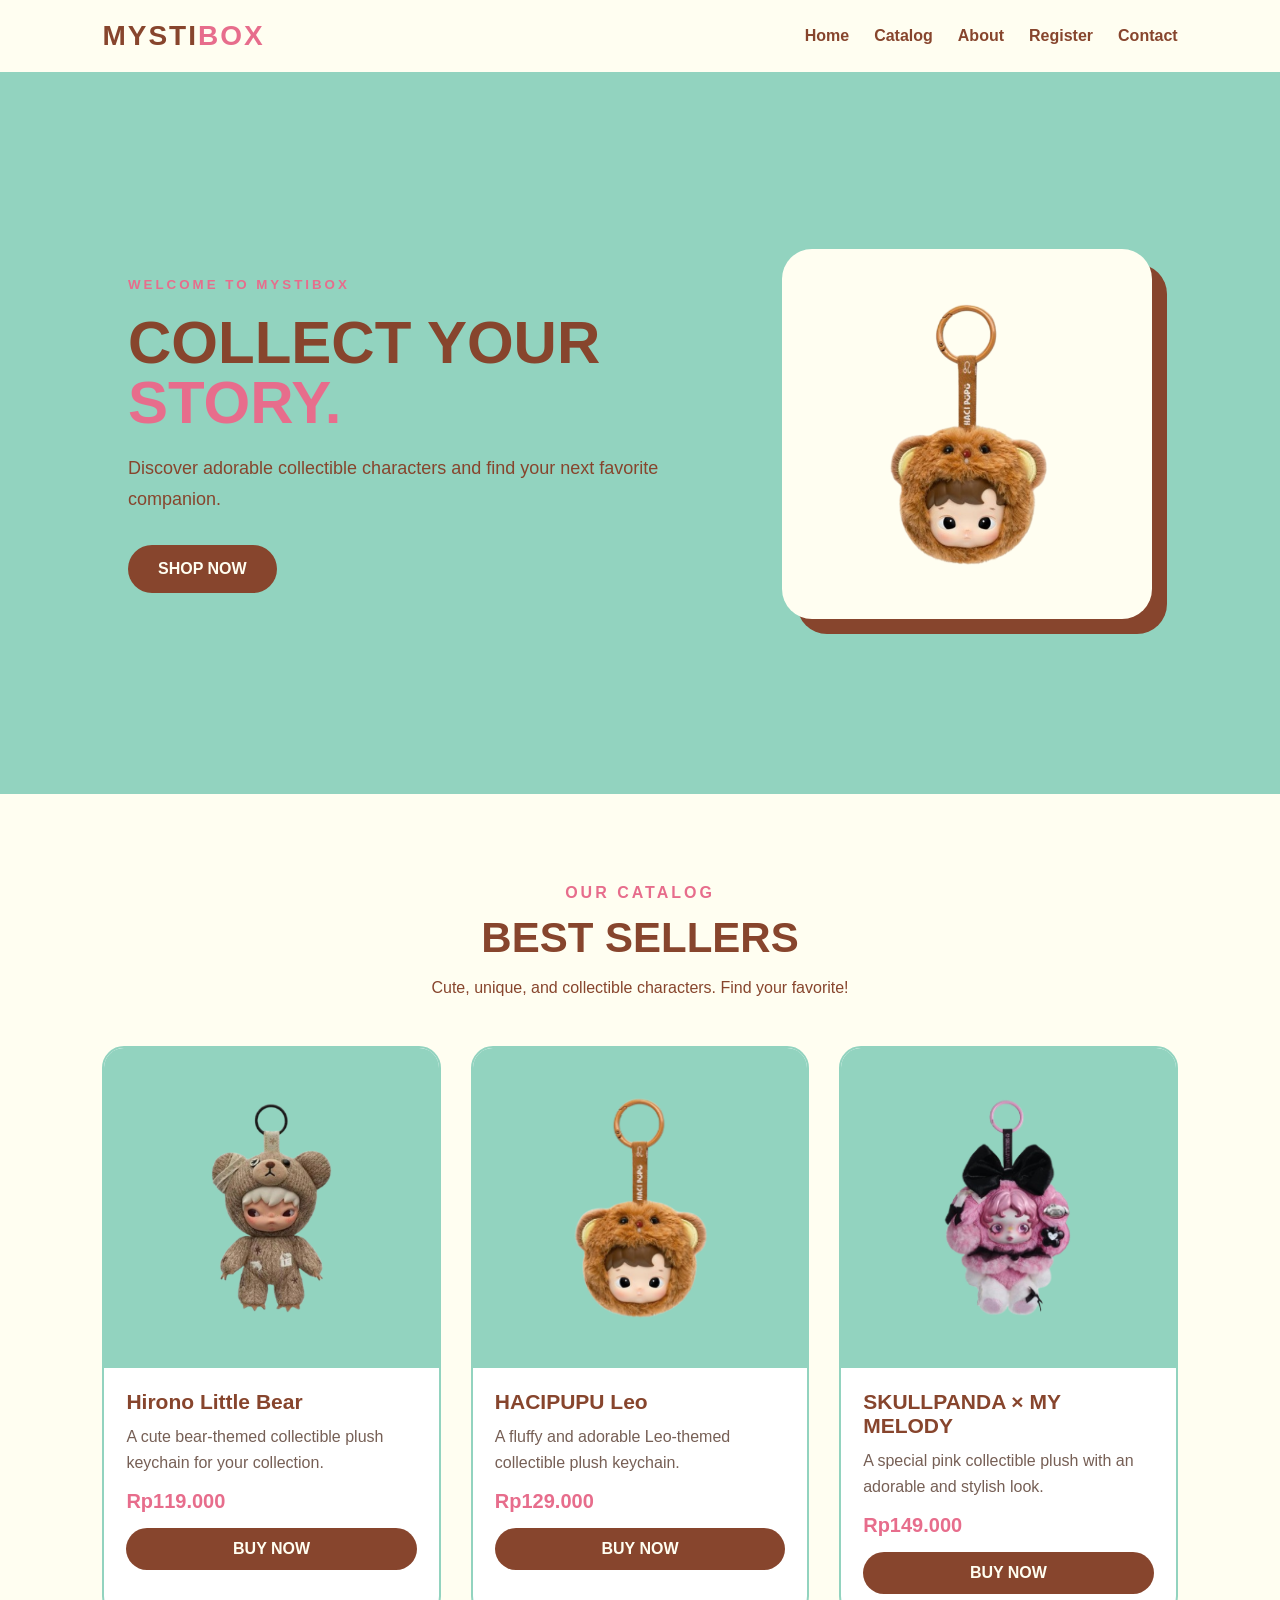
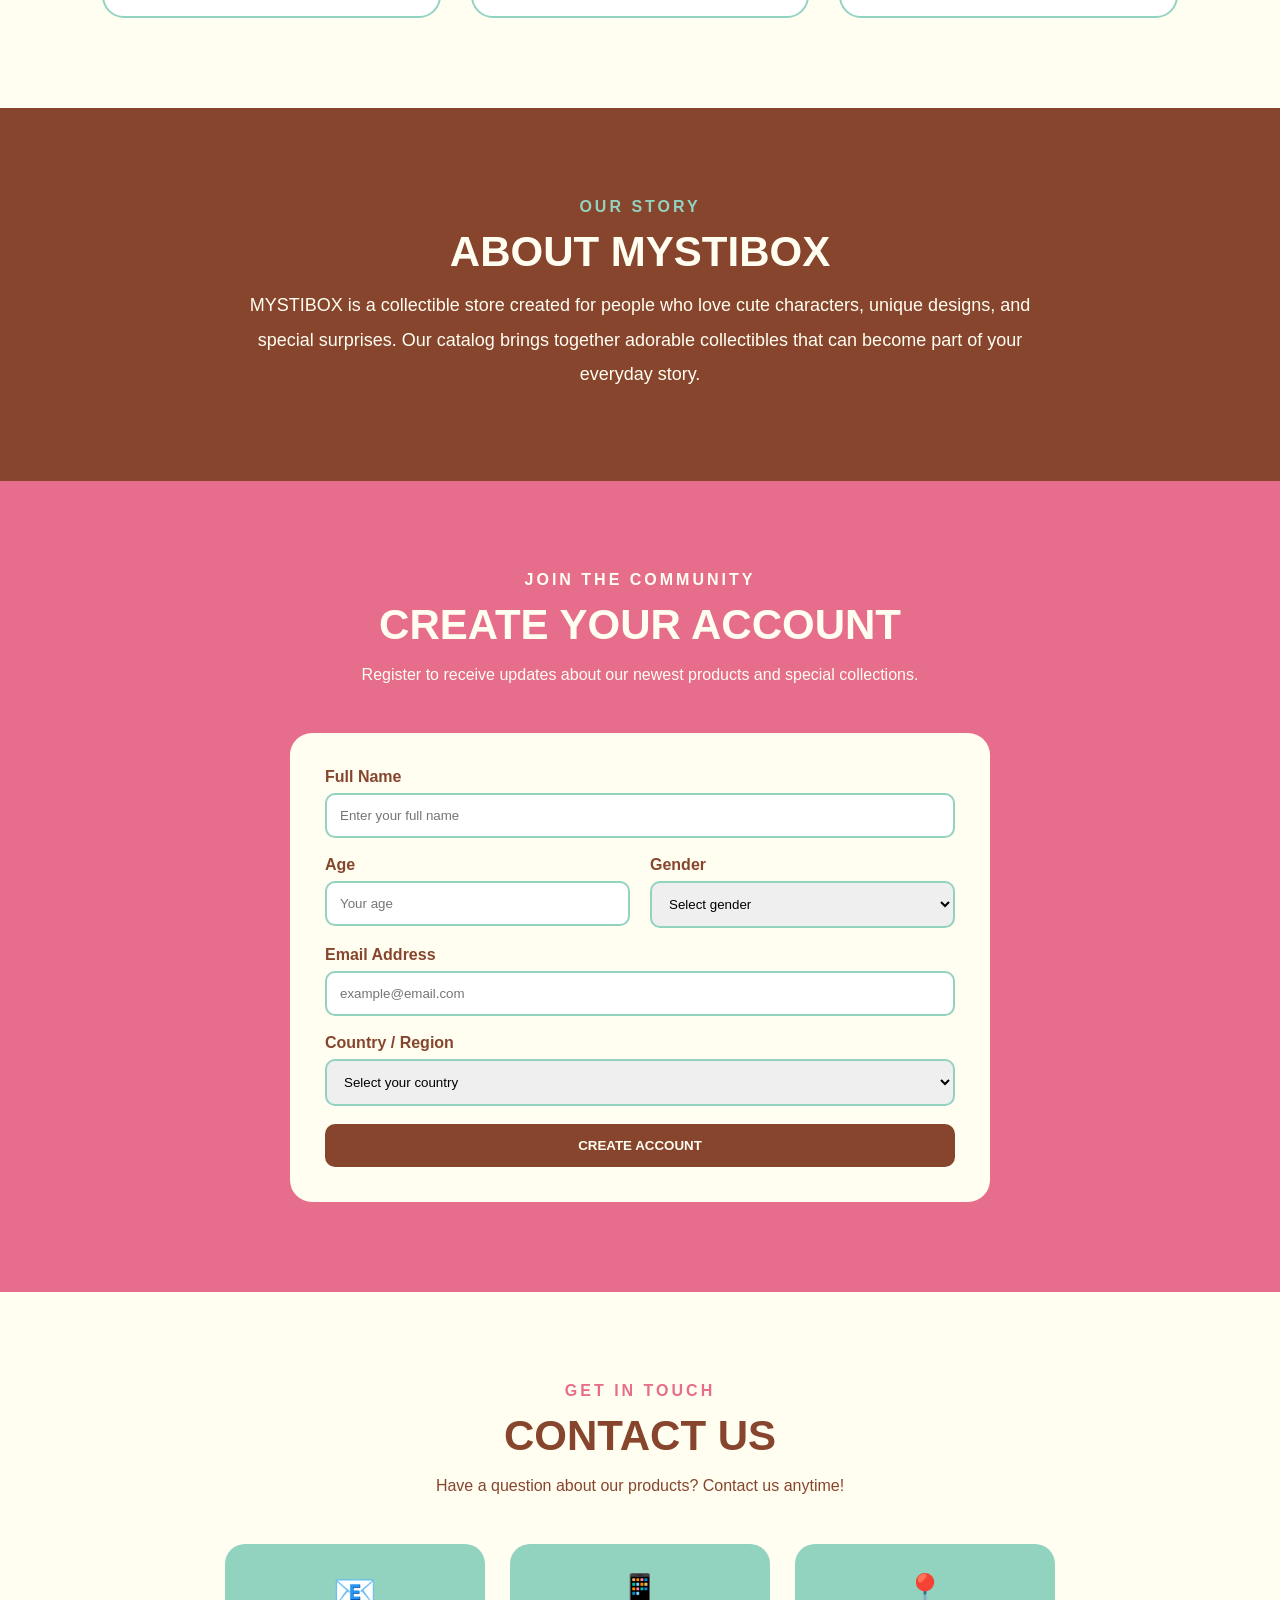
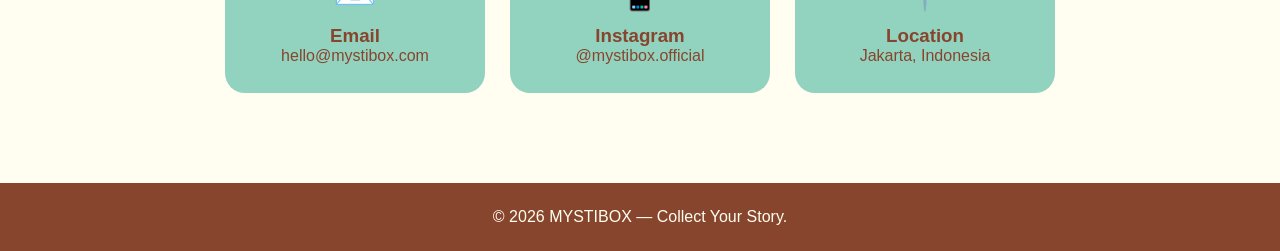
<file: index.html>
<!DOCTYPE html>
<html lang="en">
<head>
    <meta charset="UTF-8">
    <meta name="viewport" content="width=device-width, initial-scale=1.0">

    <title>MYSTIBOX | Collect Your Story</title>

    <style>
        * {
            margin: 0;
            padding: 0;
            box-sizing: border-box;
            font-family: Arial, sans-serif;
        }

        html {
            scroll-behavior: smooth;
        }

        body {
            background-color: #FFFEF1;
            color: #87452D;
        }

        /* NAVBAR */
        header {
            background-color: #FFFEF1;
            padding: 20px 8%;
            display: flex;
            justify-content: space-between;
            align-items: center;
            position: sticky;
            top: 0;
            z-index: 100;
            border-bottom: 2px solid #92D3BF;
        }

        .logo {
            font-size: 28px;
            font-weight: bold;
            letter-spacing: 2px;
        }

        .logo span {
            color: #E76D8C;
        }

        nav {
            display: flex;
            gap: 25px;
        }

        nav a {
            text-decoration: none;
            color: #87452D;
            font-weight: bold;
        }

        nav a:hover {
            color: #E76D8C;
        }

        /* HERO */
        .hero {
            min-height: 80vh;
            background-color: #92D3BF;
            display: flex;
            align-items: center;
            justify-content: space-between;
            padding: 70px 10%;
            gap: 50px;
        }

        .hero-text {
            max-width: 550px;
        }

        .hero-text small {
            color: #E76D8C;
            font-weight: bold;
            letter-spacing: 3px;
        }

        .hero h1 {
            font-size: 60px;
            line-height: 1;
            margin: 20px 0;
        }

        .hero h1 span {
            color: #E76D8C;
        }

        .hero p {
            font-size: 18px;
            line-height: 1.7;
            margin-bottom: 30px;
        }

        .button {
            display: inline-block;
            padding: 15px 30px;
            background-color: #87452D;
            color: #FFFEF1;
            text-decoration: none;
            border-radius: 30px;
            font-weight: bold;
        }

        .button:hover {
            background-color: #E76D8C;
        }

        .hero-image {
            width: 370px;
            height: 370px;
            background-color: #FFFEF1;
            border-radius: 30px;
            display: flex;
            justify-content: center;
            align-items: center;
            box-shadow: 15px 15px 0 #87452D;
        }

        .hero-image img {
            width: 90%;
            height: 90%;
            object-fit: contain;
        }

        /* GENERAL */
        section {
            padding: 90px 8%;
        }

        .section-label {
            display: block;
            text-align: center;
            color: #E76D8C;
            font-weight: bold;
            letter-spacing: 3px;
        }

        .section-title {
            text-align: center;
            font-size: 42px;
            margin: 12px 0;
        }

        .section-description {
            text-align: center;
            max-width: 650px;
            margin: 0 auto 45px;
            line-height: 1.7;
        }

        /* CATALOG */
        #catalog {
            background-color: #FFFEF1;
        }

        .catalog-grid {
            max-width: 1100px;
            margin: auto;
            display: grid;
            grid-template-columns: repeat(3, 1fr);
            gap: 30px;
        }

        .product-card {
            background-color: white;
            border: 2px solid #92D3BF;
            border-radius: 22px;
            overflow: hidden;
            transition: 0.3s;
        }

        .product-card:hover {
            transform: translateY(-8px);
            border-color: #E76D8C;
        }

        .product-image {
            height: 320px;
            background-color: #92D3BF;
            display: flex;
            justify-content: center;
            align-items: center;
            padding: 20px;
        }

        .product-image img {
            width: 100%;
            height: 100%;
            object-fit: contain;
        }

        .product-info {
            padding: 22px;
        }

        .product-info h3 {
            font-size: 21px;
            margin-bottom: 10px;
        }

        .product-info p {
            line-height: 1.6;
            color: #765f55;
            margin-bottom: 15px;
        }

        .price {
            color: #E76D8C;
            font-size: 20px;
            font-weight: bold;
            margin-bottom: 15px;
        }

        .buy-button {
            display: block;
            text-align: center;
            padding: 12px;
            background-color: #87452D;
            color: #FFFEF1;
            text-decoration: none;
            border-radius: 25px;
            font-weight: bold;
        }

        .buy-button:hover {
            background-color: #E76D8C;
        }

        /* ABOUT */
        #about {
            background-color: #87452D;
            color: #FFFEF1;
            text-align: center;
        }

        #about .section-label {
            color: #92D3BF;
        }

        #about .section-title {
            color: #FFFEF1;
        }

        .about-text {
            max-width: 800px;
            margin: auto;
            font-size: 18px;
            line-height: 1.9;
        }

        /* REGISTER */
        #register {
            background-color: #E76D8C;
        }

        #register .section-label,
        #register .section-title,
        #register .section-description {
            color: #FFFEF1;
        }

        .form-container {
            max-width: 700px;
            margin: auto;
            background-color: #FFFEF1;
            padding: 35px;
            border-radius: 22px;
        }

        .form-group {
            margin-bottom: 18px;
        }

        .form-row {
            display: flex;
            gap: 20px;
        }

        .form-row .form-group {
            flex: 1;
        }

        label {
            display: block;
            margin-bottom: 7px;
            font-weight: bold;
        }

        input,
        select {
            width: 100%;
            padding: 13px;
            border: 2px solid #92D3BF;
            border-radius: 10px;
        }

        .submit-button {
            width: 100%;
            padding: 14px;
            border: none;
            border-radius: 10px;
            background-color: #87452D;
            color: #FFFEF1;
            font-weight: bold;
            cursor: pointer;
        }

        /* CONTACT */
        #contact {
            background-color: #FFFEF1;
        }

        .contact-container {
            display: flex;
            justify-content: center;
            gap: 25px;
            flex-wrap: wrap;
        }

        .contact-card {
            width: 260px;
            padding: 28px;
            background-color: #92D3BF;
            border-radius: 20px;
            text-align: center;
        }

        .contact-icon {
            font-size: 35px;
            margin-bottom: 12px;
        }

        /* FOOTER */
        footer {
            background-color: #87452D;
            color: #FFFEF1;
            text-align: center;
            padding: 25px;
        }

        /* RESPONSIVE */
        @media (max-width: 800px) {

            header {
                flex-direction: column;
                gap: 15px;
            }

            nav {
                flex-wrap: wrap;
                justify-content: center;
                gap: 12px;
            }

            .hero {
                flex-direction: column;
                text-align: center;
            }

            .hero h1 {
                font-size: 45px;
            }

            .hero-image {
                width: 280px;
                height: 280px;
            }

            .catalog-grid {
                grid-template-columns: 1fr;
            }

            .form-row {
                flex-direction: column;
                gap: 0;
            }
        }
    </style>
</head>

<body>

<!-- NAVBAR -->
<header>

    <div class="logo">
        MYSTI<span>BOX</span>
    </div>

    <nav>
        <a href="#home">Home</a>
        <a href="#catalog">Catalog</a>
        <a href="#about">About</a>
        <a href="#register">Register</a>
        <a href="#contact">Contact</a>
    </nav>

</header>


<main>

    <!-- HOME -->
    <section class="hero" id="home">

        <div class="hero-text">

            <small>WELCOME TO MYSTIBOX</small>

            <h1>
                COLLECT YOUR
                <span>STORY.</span>
            </h1>

            <p>
                Discover adorable collectible characters
                and find your next favorite companion.
            </p>

            <a href="#catalog" class="button">
                SHOP NOW
            </a>

        </div>


        <div class="hero-image">

            <img
                src="hacipupu.png"
                alt="HACIPUPU Leo"
            >

        </div>

    </section>


    <!-- CATALOG -->
    <section id="catalog">

        <span class="section-label">
            OUR CATALOG
        </span>

        <h2 class="section-title">
            BEST SELLERS
        </h2>

        <p class="section-description">
            Cute, unique, and collectible characters.
            Find your favorite!
        </p>


        <div class="catalog-grid">


            <!-- PRODUCT 1 -->
            <article class="product-card">

                <div class="product-image">

                    <img
                        src="hirono.png"
                        alt="Hirono Little Bear"
                    >

                </div>

                <div class="product-info">

                    <h3>
                        Hirono Little Bear
                    </h3>

                    <p>
                        A cute bear-themed collectible
                        plush keychain for your collection.
                    </p>

                    <div class="price">
                        Rp119.000
                    </div>

                    <a href="#contact" class="buy-button">
                        BUY NOW
                    </a>

                </div>

            </article>


            <!-- PRODUCT 2 -->
            <article class="product-card">

                <div class="product-image">

                    <img
                        src="hacipupu.png"
                        alt="HACIPUPU Leo"
                    >

                </div>

                <div class="product-info">

                    <h3>
                        HACIPUPU Leo
                    </h3>

                    <p>
                        A fluffy and adorable Leo-themed
                        collectible plush keychain.
                    </p>

                    <div class="price">
                        Rp129.000
                    </div>

                    <a href="#contact" class="buy-button">
                        BUY NOW
                    </a>

                </div>

            </article>


            <!-- PRODUCT 3 -->
            <article class="product-card">

                <div class="product-image">

                    <img
                        src="skul pnda.png"
                        alt="SKULLPANDA My Melody"
                    >

                </div>

                <div class="product-info">

                    <h3>
                        SKULLPANDA × MY MELODY
                    </h3>

                    <p>
                        A special pink collectible plush
                        with an adorable and stylish look.
                    </p>

                    <div class="price">
                        Rp149.000
                    </div>

                    <a href="#contact" class="buy-button">
                        BUY NOW
                    </a>

                </div>

            </article>

        </div>

    </section>


    <!-- ABOUT -->
    <section id="about">

        <span class="section-label">
            OUR STORY
        </span>

        <h2 class="section-title">
            ABOUT MYSTIBOX
        </h2>

        <div class="about-text">

            <p>
                MYSTIBOX is a collectible store created
                for people who love cute characters,
                unique designs, and special surprises.
                Our catalog brings together adorable
                collectibles that can become part of
                your everyday story.
            </p>

        </div>

    </section>


    <!-- REGISTER -->
    <section id="register">

        <span class="section-label">
            JOIN THE COMMUNITY
        </span>

        <h2 class="section-title">
            CREATE YOUR ACCOUNT
        </h2>

        <p class="section-description">
            Register to receive updates about our newest
            products and special collections.
        </p>


        <div class="form-container">

            <form>

                <div class="form-group">

                    <label for="name">
                        Full Name
                    </label>

                    <input
                        type="text"
                        id="name"
                        placeholder="Enter your full name"
                        required
                    >

                </div>


                <div class="form-row">

                    <div class="form-group">

                        <label for="age">
                            Age
                        </label>

                        <input
                            type="number"
                            id="age"
                            placeholder="Your age"
                            required
                        >

                    </div>


                    <div class="form-group">

                        <label for="gender">
                            Gender
                        </label>

                        <select id="gender" required>

                            <option value="">
                                Select gender
                            </option>

                            <option>
                                Female
                            </option>

                            <option>
                                Male
                            </option>

                            <option>
                                Prefer not to say
                            </option>

                        </select>

                    </div>

                </div>


                <div class="form-group">

                    <label for="email">
                        Email Address
                    </label>

                    <input
                        type="email"
                        id="email"
                        placeholder="example@email.com"
                        required
                    >

                </div>


                <div class="form-group">

                    <label for="country">
                        Country / Region
                    </label>

                    <select id="country" required>

                        <option value="">
                            Select your country
                        </option>

                        <option>
                            Indonesia
                        </option>

                        <option>
                            Singapore
                        </option>

                        <option>
                            Malaysia
                        </option>

                        <option>
                            Thailand
                        </option>

                        <option>
                            Japan
                        </option>

                        <option>
                            South Korea
                        </option>

                        <option>
                            Other
                        </option>

                    </select>

                </div>


                <button
                    type="submit"
                    class="submit-button"
                >
                    CREATE ACCOUNT
                </button>

            </form>

        </div>

    </section>


    <!-- CONTACT -->
    <section id="contact">

        <span class="section-label">
            GET IN TOUCH
        </span>

        <h2 class="section-title">
            CONTACT US
        </h2>

        <p class="section-description">
            Have a question about our products?
            Contact us anytime!
        </p>


        <div class="contact-container">

            <div class="contact-card">

                <div class="contact-icon">
                    📧
                </div>

                <h3>
                    Email
                </h3>

                <p>
                    hello@mystibox.com
                </p>

            </div>


            <div class="contact-card">

                <div class="contact-icon">
                    📱
                </div>

                <h3>
                    Instagram
                </h3>

                <p>
                    @mystibox.official
                </p>

            </div>


            <div class="contact-card">

                <div class="contact-icon">
                    📍
                </div>

                <h3>
                    Location
                </h3>

                <p>
                    Jakarta, Indonesia
                </p>

            </div>

        </div>

    </section>

</main>


<!-- FOOTER -->
<footer>

    <p>
        © 2026 MYSTIBOX — Collect Your Story.
    </p>

</footer>

</body>
</html>
</file>
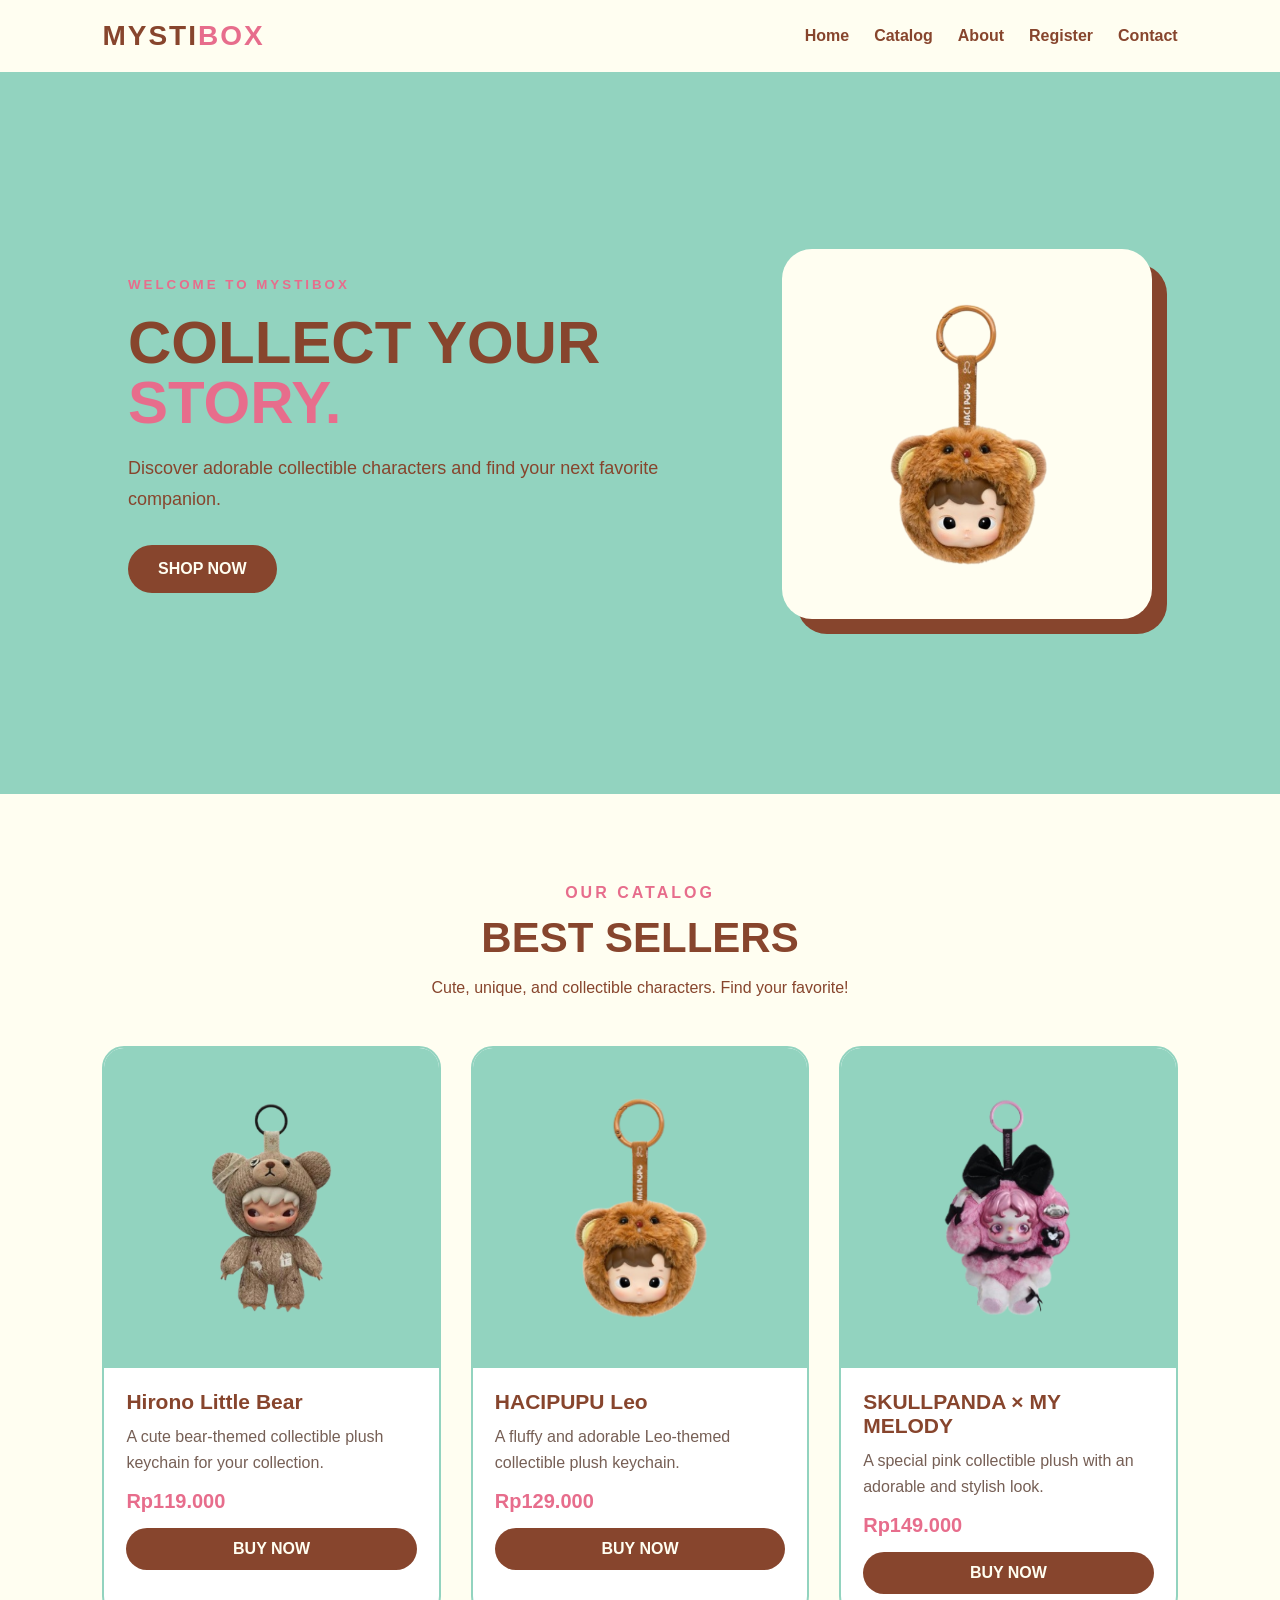
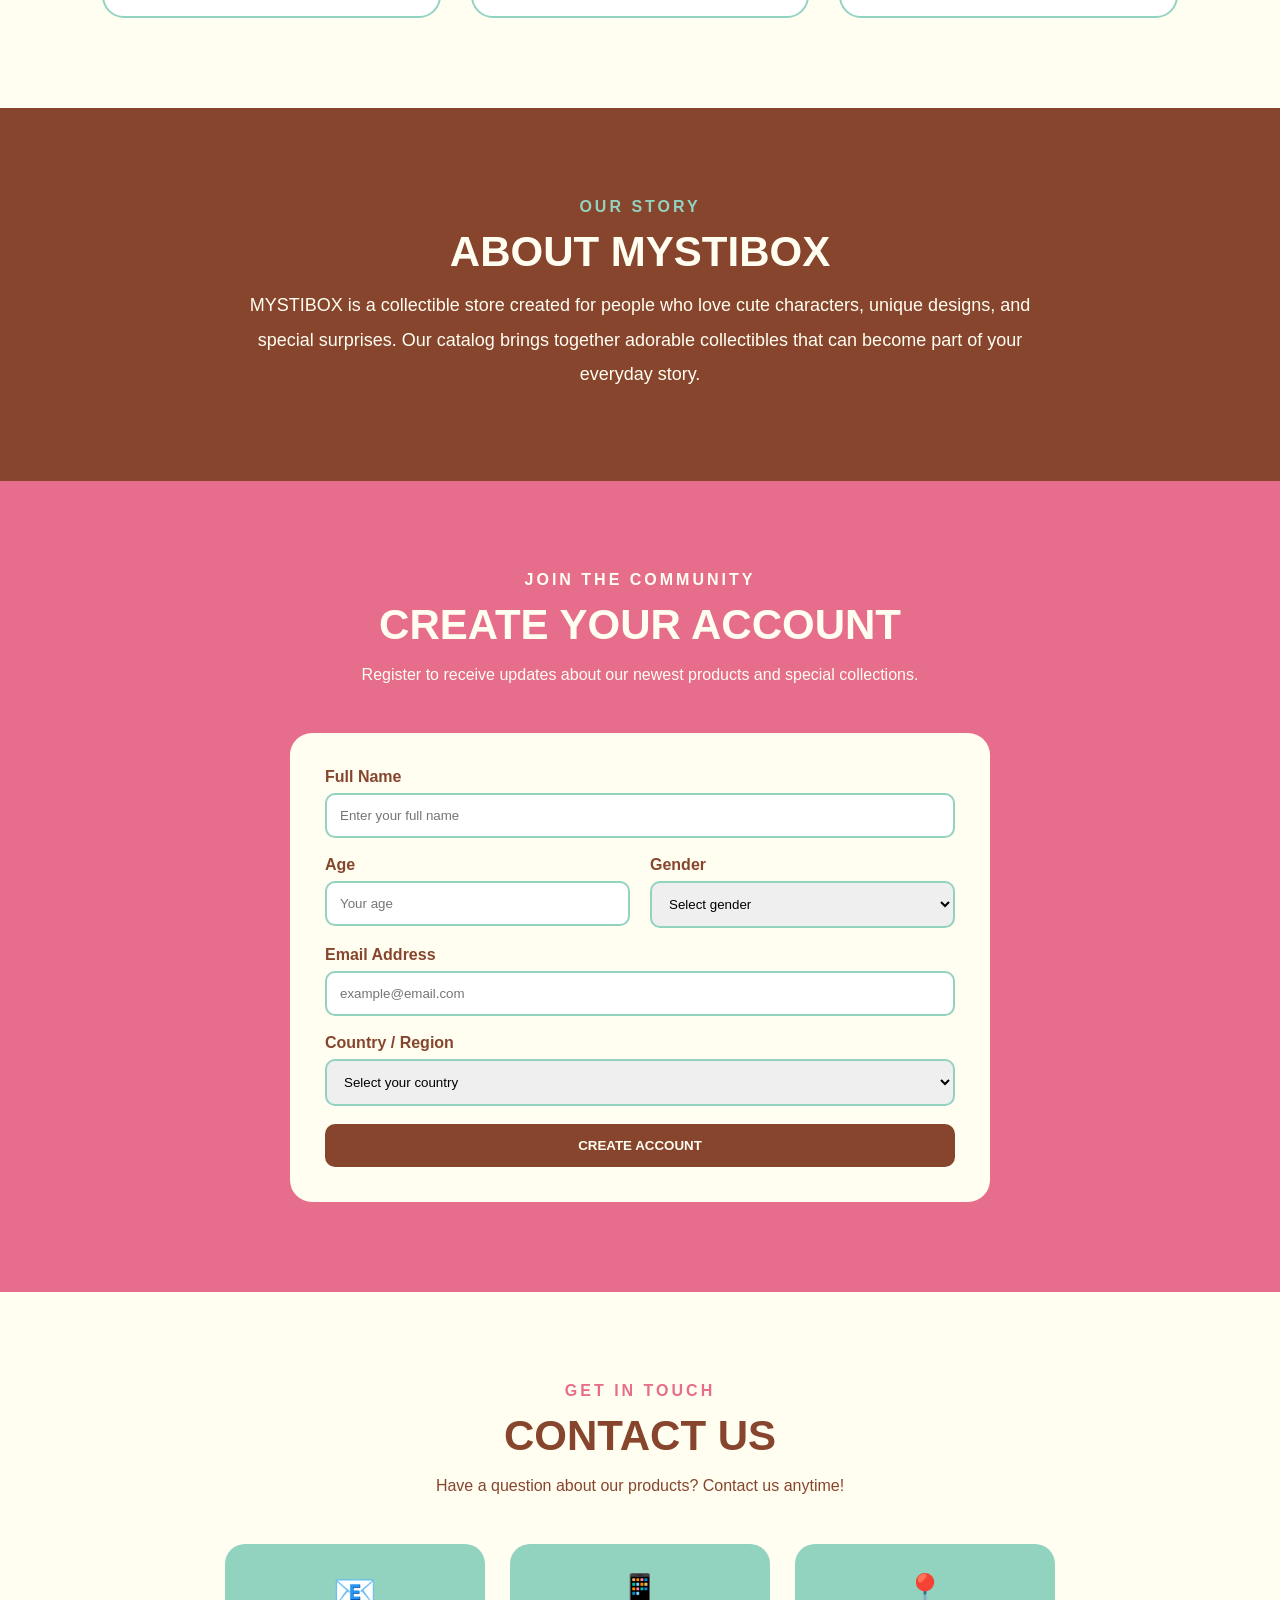
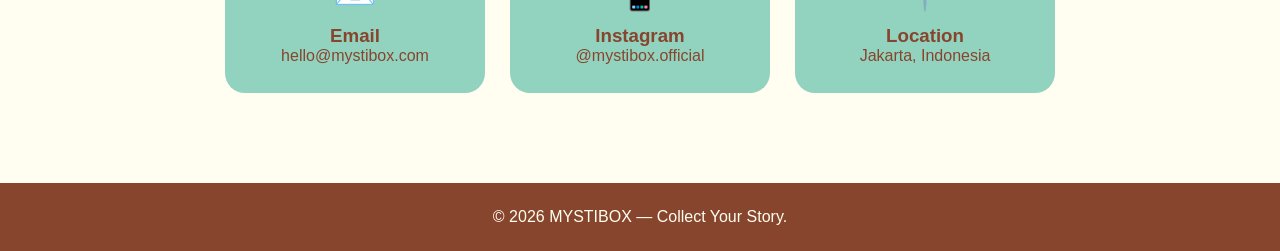
<file: landing-page-raroy.html>
<!DOCTYPE html>
<html lang="en">
<head>
    <meta charset="UTF-8">
    <meta name="viewport" content="width=device-width, initial-scale=1.0">

    <title>MYSTIBOX | Collect Your Story</title>

    <style>
        * {
            margin: 0;
            padding: 0;
            box-sizing: border-box;
            font-family: Arial, sans-serif;
        }

        html {
            scroll-behavior: smooth;
        }

        body {
            background-color: #FFFEF1;
            color: #87452D;
        }

        /* NAVBAR */
        header {
            background-color: #FFFEF1;
            padding: 20px 8%;
            display: flex;
            justify-content: space-between;
            align-items: center;
            position: sticky;
            top: 0;
            z-index: 100;
            border-bottom: 2px solid #92D3BF;
        }

        .logo {
            font-size: 28px;
            font-weight: bold;
            letter-spacing: 2px;
        }

        .logo span {
            color: #E76D8C;
        }

        nav {
            display: flex;
            gap: 25px;
        }

        nav a {
            text-decoration: none;
            color: #87452D;
            font-weight: bold;
        }

        nav a:hover {
            color: #E76D8C;
        }

        /* HERO */
        .hero {
            min-height: 80vh;
            background-color: #92D3BF;
            display: flex;
            align-items: center;
            justify-content: space-between;
            padding: 70px 10%;
            gap: 50px;
        }

        .hero-text {
            max-width: 550px;
        }

        .hero-text small {
            color: #E76D8C;
            font-weight: bold;
            letter-spacing: 3px;
        }

        .hero h1 {
            font-size: 60px;
            line-height: 1;
            margin: 20px 0;
        }

        .hero h1 span {
            color: #E76D8C;
        }

        .hero p {
            font-size: 18px;
            line-height: 1.7;
            margin-bottom: 30px;
        }

        .button {
            display: inline-block;
            padding: 15px 30px;
            background-color: #87452D;
            color: #FFFEF1;
            text-decoration: none;
            border-radius: 30px;
            font-weight: bold;
        }

        .button:hover {
            background-color: #E76D8C;
        }

        .hero-image {
            width: 370px;
            height: 370px;
            background-color: #FFFEF1;
            border-radius: 30px;
            display: flex;
            justify-content: center;
            align-items: center;
            box-shadow: 15px 15px 0 #87452D;
        }

        .hero-image img {
            width: 90%;
            height: 90%;
            object-fit: contain;
        }

        /* GENERAL */
        section {
            padding: 90px 8%;
        }

        .section-label {
            display: block;
            text-align: center;
            color: #E76D8C;
            font-weight: bold;
            letter-spacing: 3px;
        }

        .section-title {
            text-align: center;
            font-size: 42px;
            margin: 12px 0;
        }

        .section-description {
            text-align: center;
            max-width: 650px;
            margin: 0 auto 45px;
            line-height: 1.7;
        }

        /* CATALOG */
        #catalog {
            background-color: #FFFEF1;
        }

        .catalog-grid {
            max-width: 1100px;
            margin: auto;
            display: grid;
            grid-template-columns: repeat(3, 1fr);
            gap: 30px;
        }

        .product-card {
            background-color: white;
            border: 2px solid #92D3BF;
            border-radius: 22px;
            overflow: hidden;
            transition: 0.3s;
        }

        .product-card:hover {
            transform: translateY(-8px);
            border-color: #E76D8C;
        }

        .product-image {
            height: 320px;
            background-color: #92D3BF;
            display: flex;
            justify-content: center;
            align-items: center;
            padding: 20px;
        }

        .product-image img {
            width: 100%;
            height: 100%;
            object-fit: contain;
        }

        .product-info {
            padding: 22px;
        }

        .product-info h3 {
            font-size: 21px;
            margin-bottom: 10px;
        }

        .product-info p {
            line-height: 1.6;
            color: #765f55;
            margin-bottom: 15px;
        }

        .price {
            color: #E76D8C;
            font-size: 20px;
            font-weight: bold;
            margin-bottom: 15px;
        }

        .buy-button {
            display: block;
            text-align: center;
            padding: 12px;
            background-color: #87452D;
            color: #FFFEF1;
            text-decoration: none;
            border-radius: 25px;
            font-weight: bold;
        }

        .buy-button:hover {
            background-color: #E76D8C;
        }

        /* ABOUT */
        #about {
            background-color: #87452D;
            color: #FFFEF1;
            text-align: center;
        }

        #about .section-label {
            color: #92D3BF;
        }

        #about .section-title {
            color: #FFFEF1;
        }

        .about-text {
            max-width: 800px;
            margin: auto;
            font-size: 18px;
            line-height: 1.9;
        }

        /* REGISTER */
        #register {
            background-color: #E76D8C;
        }

        #register .section-label,
        #register .section-title,
        #register .section-description {
            color: #FFFEF1;
        }

        .form-container {
            max-width: 700px;
            margin: auto;
            background-color: #FFFEF1;
            padding: 35px;
            border-radius: 22px;
        }

        .form-group {
            margin-bottom: 18px;
        }

        .form-row {
            display: flex;
            gap: 20px;
        }

        .form-row .form-group {
            flex: 1;
        }

        label {
            display: block;
            margin-bottom: 7px;
            font-weight: bold;
        }

        input,
        select {
            width: 100%;
            padding: 13px;
            border: 2px solid #92D3BF;
            border-radius: 10px;
        }

        .submit-button {
            width: 100%;
            padding: 14px;
            border: none;
            border-radius: 10px;
            background-color: #87452D;
            color: #FFFEF1;
            font-weight: bold;
            cursor: pointer;
        }

        /* CONTACT */
        #contact {
            background-color: #FFFEF1;
        }

        .contact-container {
            display: flex;
            justify-content: center;
            gap: 25px;
            flex-wrap: wrap;
        }

        .contact-card {
            width: 260px;
            padding: 28px;
            background-color: #92D3BF;
            border-radius: 20px;
            text-align: center;
        }

        .contact-icon {
            font-size: 35px;
            margin-bottom: 12px;
        }

        /* FOOTER */
        footer {
            background-color: #87452D;
            color: #FFFEF1;
            text-align: center;
            padding: 25px;
        }

        /* RESPONSIVE */
        @media (max-width: 800px) {

            header {
                flex-direction: column;
                gap: 15px;
            }

            nav {
                flex-wrap: wrap;
                justify-content: center;
                gap: 12px;
            }

            .hero {
                flex-direction: column;
                text-align: center;
            }

            .hero h1 {
                font-size: 45px;
            }

            .hero-image {
                width: 280px;
                height: 280px;
            }

            .catalog-grid {
                grid-template-columns: 1fr;
            }

            .form-row {
                flex-direction: column;
                gap: 0;
            }
        }
    </style>
</head>

<body>

<!-- NAVBAR -->
<header>

    <div class="logo">
        MYSTI<span>BOX</span>
    </div>

    <nav>
        <a href="#home">Home</a>
        <a href="#catalog">Catalog</a>
        <a href="#about">About</a>
        <a href="#register">Register</a>
        <a href="#contact">Contact</a>
    </nav>

</header>


<main>

    <!-- HOME -->
    <section class="hero" id="home">

        <div class="hero-text">

            <small>WELCOME TO MYSTIBOX</small>

            <h1>
                COLLECT YOUR
                <span>STORY.</span>
            </h1>

            <p>
                Discover adorable collectible characters
                and find your next favorite companion.
            </p>

            <a href="#catalog" class="button">
                SHOP NOW
            </a>

        </div>


        <div class="hero-image">

            <img
                src="hacipupu.png"
                alt="HACIPUPU Leo"
            >

        </div>

    </section>


    <!-- CATALOG -->
    <section id="catalog">

        <span class="section-label">
            OUR CATALOG
        </span>

        <h2 class="section-title">
            BEST SELLERS
        </h2>

        <p class="section-description">
            Cute, unique, and collectible characters.
            Find your favorite!
        </p>


        <div class="catalog-grid">


            <!-- PRODUCT 1 -->
            <article class="product-card">

                <div class="product-image">

                    <img
                        src="hirono.png"
                        alt="Hirono Little Bear"
                    >

                </div>

                <div class="product-info">

                    <h3>
                        Hirono Little Bear
                    </h3>

                    <p>
                        A cute bear-themed collectible
                        plush keychain for your collection.
                    </p>

                    <div class="price">
                        Rp119.000
                    </div>

                    <a href="#contact" class="buy-button">
                        BUY NOW
                    </a>

                </div>

            </article>


            <!-- PRODUCT 2 -->
            <article class="product-card">

                <div class="product-image">

                    <img
                        src="hacipupu.png"
                        alt="HACIPUPU Leo"
                    >

                </div>

                <div class="product-info">

                    <h3>
                        HACIPUPU Leo
                    </h3>

                    <p>
                        A fluffy and adorable Leo-themed
                        collectible plush keychain.
                    </p>

                    <div class="price">
                        Rp129.000
                    </div>

                    <a href="#contact" class="buy-button">
                        BUY NOW
                    </a>

                </div>

            </article>


            <!-- PRODUCT 3 -->
            <article class="product-card">

                <div class="product-image">

                    <img
                        src="skul pnda.png"
                        alt="SKULLPANDA My Melody"
                    >

                </div>

                <div class="product-info">

                    <h3>
                        SKULLPANDA × MY MELODY
                    </h3>

                    <p>
                        A special pink collectible plush
                        with an adorable and stylish look.
                    </p>

                    <div class="price">
                        Rp149.000
                    </div>

                    <a href="#contact" class="buy-button">
                        BUY NOW
                    </a>

                </div>

            </article>

        </div>

    </section>


    <!-- ABOUT -->
    <section id="about">

        <span class="section-label">
            OUR STORY
        </span>

        <h2 class="section-title">
            ABOUT MYSTIBOX
        </h2>

        <div class="about-text">

            <p>
                MYSTIBOX is a collectible store created
                for people who love cute characters,
                unique designs, and special surprises.
                Our catalog brings together adorable
                collectibles that can become part of
                your everyday story.
            </p>

        </div>

    </section>


    <!-- REGISTER -->
    <section id="register">

        <span class="section-label">
            JOIN THE COMMUNITY
        </span>

        <h2 class="section-title">
            CREATE YOUR ACCOUNT
        </h2>

        <p class="section-description">
            Register to receive updates about our newest
            products and special collections.
        </p>


        <div class="form-container">

            <form>

                <div class="form-group">

                    <label for="name">
                        Full Name
                    </label>

                    <input
                        type="text"
                        id="name"
                        placeholder="Enter your full name"
                        required
                    >

                </div>


                <div class="form-row">

                    <div class="form-group">

                        <label for="age">
                            Age
                        </label>

                        <input
                            type="number"
                            id="age"
                            placeholder="Your age"
                            required
                        >

                    </div>


                    <div class="form-group">

                        <label for="gender">
                            Gender
                        </label>

                        <select id="gender" required>

                            <option value="">
                                Select gender
                            </option>

                            <option>
                                Female
                            </option>

                            <option>
                                Male
                            </option>

                            <option>
                                Prefer not to say
                            </option>

                        </select>

                    </div>

                </div>


                <div class="form-group">

                    <label for="email">
                        Email Address
                    </label>

                    <input
                        type="email"
                        id="email"
                        placeholder="example@email.com"
                        required
                    >

                </div>


                <div class="form-group">

                    <label for="country">
                        Country / Region
                    </label>

                    <select id="country" required>

                        <option value="">
                            Select your country
                        </option>

                        <option>
                            Indonesia
                        </option>

                        <option>
                            Singapore
                        </option>

                        <option>
                            Malaysia
                        </option>

                        <option>
                            Thailand
                        </option>

                        <option>
                            Japan
                        </option>

                        <option>
                            South Korea
                        </option>

                        <option>
                            Other
                        </option>

                    </select>

                </div>


                <button
                    type="submit"
                    class="submit-button"
                >
                    CREATE ACCOUNT
                </button>

            </form>

        </div>

    </section>


    <!-- CONTACT -->
    <section id="contact">

        <span class="section-label">
            GET IN TOUCH
        </span>

        <h2 class="section-title">
            CONTACT US
        </h2>

        <p class="section-description">
            Have a question about our products?
            Contact us anytime!
        </p>


        <div class="contact-container">

            <div class="contact-card">

                <div class="contact-icon">
                    📧
                </div>

                <h3>
                    Email
                </h3>

                <p>
                    hello@mystibox.com
                </p>

            </div>


            <div class="contact-card">

                <div class="contact-icon">
                    📱
                </div>

                <h3>
                    Instagram
                </h3>

                <p>
                    @mystibox.official
                </p>

            </div>


            <div class="contact-card">

                <div class="contact-icon">
                    📍
                </div>

                <h3>
                    Location
                </h3>

                <p>
                    Jakarta, Indonesia
                </p>

            </div>

        </div>

    </section>

</main>


<!-- FOOTER -->
<footer>

    <p>
        © 2026 MYSTIBOX — Collect Your Story.
    </p>

</footer>

</body>
</html>
</file>
